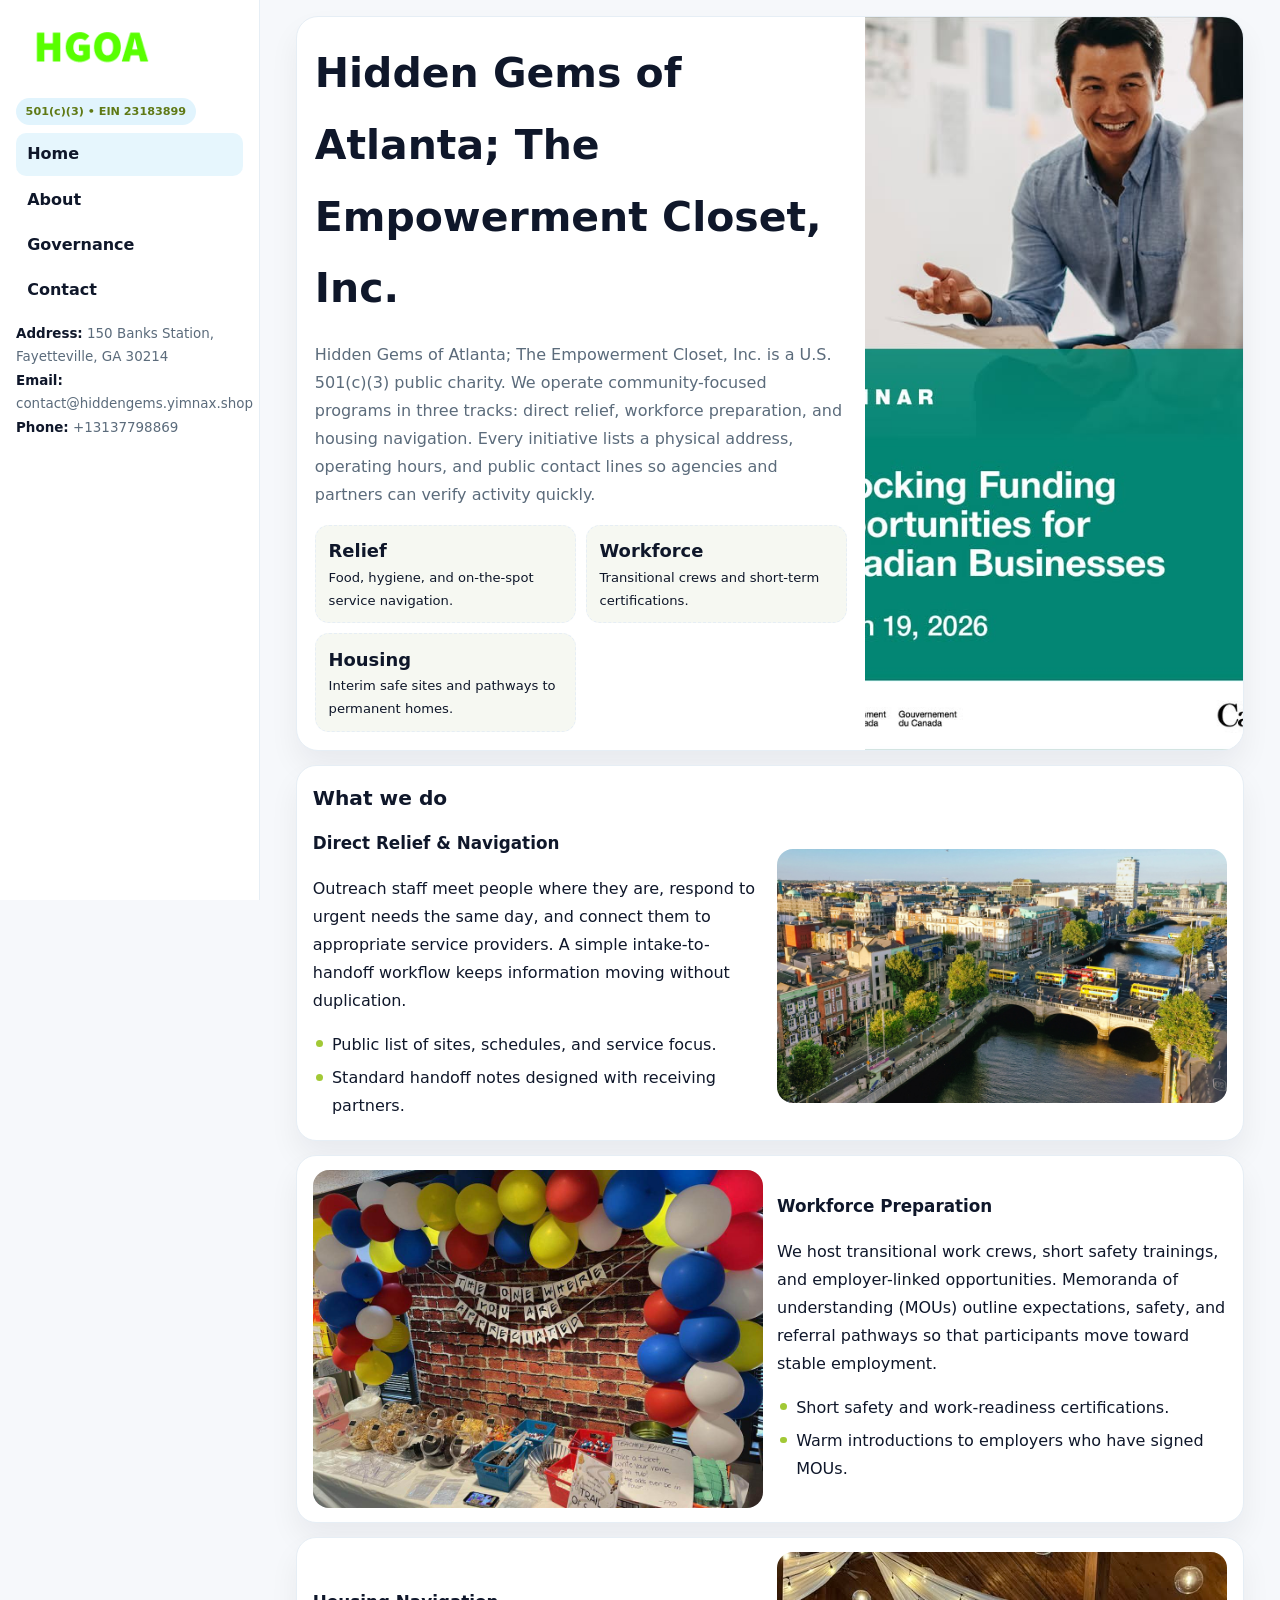
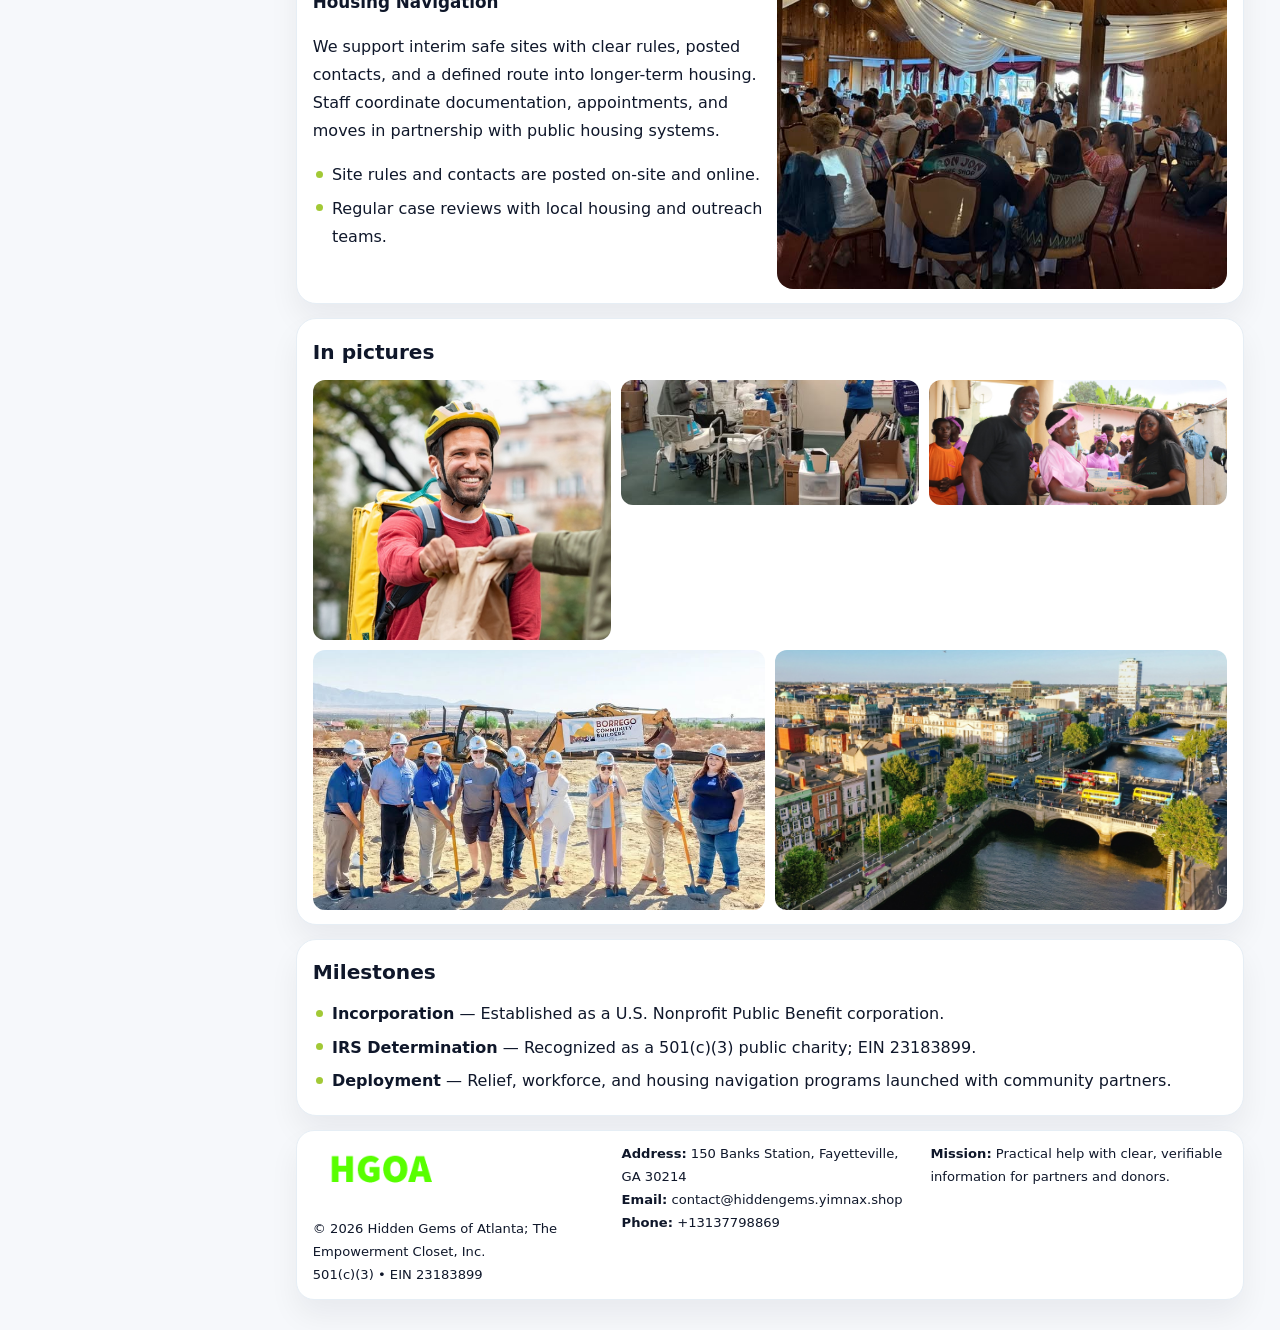
<file: index.html>
<!doctype html><html lang="en"><head>
<meta charset="utf-8">
<meta name="viewport" content="width=device-width,initial-scale=1">
<title>Hidden Gems of Atlanta; The Empowerment Closet, Inc. – Nonprofit • 2025</title>
<link rel="stylesheet" href="assets/styles.css">
<link rel="icon" href="images/logo.png">
<meta name="data-ein" content="23183899">
<meta name="data-name" content="Hidden Gems of Atlanta; The Empowerment Closet, Inc.">
  <meta name="description" content="Dedicated to community services, education, and direct relief, Hidden Gems of Atlanta; The Empowerment Closet, Inc.">
</head>
<body>
<div style="position:absolute;left:-9999px;top:-9999px;opacity:0" data-uniq="{{UNIQUE_BLOB}}">
  <span>Dedicated to community services, education, and direct relief, Hidden Gems of Atlanta; The Empowerment Closet, Inc.</span><svg width="12" height="12" viewBox="0 0 12 12" xmlns="http://www.w3.org/2000/svg"><circle cx="6" cy="6" r="5" fill="#047857"/></svg><img src="images/about.jpg" width="1" height="1" alt="" loading="lazy"/>
</div>

<div class="layout">
  <aside class="aside">
    <div class="logo">
      <a href="index.html"><img src="images/logo.png" alt="Logo"></a>
    </div>
    <div class="tag">501(c)(3) • EIN 23183899</div>
    <nav class="c3818d3641c" style="margin-top:8px">
      <a class="active" href="index.html">Home</a>
      <a href="about.html">About</a>
      <a href="governance.html">Governance</a>
      <a href="contact.html">Contact</a>
    </nav>
    <div class="meta">
      <div><strong>Address:</strong> 150 Banks Station, Fayetteville, GA 30214</div>
      <div><strong>Email:</strong> contact@hiddengems.yimnax.shop</div>
      <div><strong>Phone:</strong> +13137798869</div>
    </div>
  </aside>

  <main>
    <div class="container">

      <!-- HERO -->
      <section class="cced1775a59">
        <div class="hero-grid">
          <div class="c4d247dfdf6">
            <h1>Hidden Gems of Atlanta; The Empowerment Closet, Inc.</h1>
            <p>Hidden Gems of Atlanta; The Empowerment Closet, Inc. is a U.S. 501(c)(3) public charity. We operate community-focused programs in three tracks: direct relief, workforce preparation, and housing navigation. Every initiative lists a physical address, operating hours, and public contact lines so agencies and partners can verify activity quickly.</p>
            <div class="stats">
              <div class="stat">
                <b>Relief</b>
                <div class="small">Food, hygiene, and on-the-spot service navigation.</div>
              </div>
              <div class="stat">
                <b>Workforce</b>
                <div class="small">Transitional crews and short-term certifications.</div>
              </div>
              <div class="stat">
                <b>Housing</b>
                <div class="small">Interim safe sites and pathways to permanent homes.</div>
              </div>
            </div>
          </div>
          <img src="images/hero.jpg" alt="Program overview">
        </div>
      </section>

      <!-- WHAT WE DO -->
      <section class="section panel">
        <h2>What we do</h2>
        <div class="z">
          <div>
            <h3>Direct Relief & Navigation</h3>
            <p>Outreach staff meet people where they are, respond to urgent needs the same day, and connect them to appropriate service providers. A simple intake-to-handoff workflow keeps information moving without duplication.</p>
            <ul class="timeline">
              <li>Public list of sites, schedules, and service focus.</li>
              <li>Standard handoff notes designed with receiving partners.</li>
            </ul>
          </div>
          <div class="imgbox"><img src="images/relief.jpg" alt="Relief activities"></div>
        </div>
      </section>

      <!-- WORKFORCE -->
      <section class="section panel">
        <div class="z">
          <div class="imgbox"><img src="images/jobs.jpg" alt="Workforce program"></div>
          <div>
            <h3>Workforce Preparation</h3>
            <p>We host transitional work crews, short safety trainings, and employer-linked opportunities. Memoranda of understanding (MOUs) outline expectations, safety, and referral pathways so that participants move toward stable employment.</p>
            <ul class="timeline">
              <li>Short safety and work-readiness certifications.</li>
              <li>Warm introductions to employers who have signed MOUs.</li>
            </ul>
          </div>
        </div>
      </section>

      <!-- HOUSING -->
      <section class="section panel">
        <div class="z">
          <div>
            <h3>Housing Navigation</h3>
            <p>We support interim safe sites with clear rules, posted contacts, and a defined route into longer-term housing. Staff coordinate documentation, appointments, and moves in partnership with public housing systems.</p>
            <ul class="timeline">
              <li>Site rules and contacts are posted on-site and online.</li>
              <li>Regular case reviews with local housing and outreach teams.</li>
            </ul>
          </div>
          <div class="imgbox"><img src="images/land.jpg" alt="Housing navigation"></div>
        </div>
      </section>

      <!-- MOSAIC GALLERY -->
      <section class="section panel">
        <h2>In pictures</h2>
        <div class="mosaic">
          <img class="c2 r2" src="images/community.jpg" alt="Community event">
          <img class="c2" src="images/education.jpg" alt="Education program">
          <img class="c2" src="images/programs.jpg" alt="Program table">
          <img class="c3 r2" src="images/about.jpg" alt="Team and partners">
          <img class="c3 r2" src="images/relief.jpg" alt="Relief crew">
        </div>
      </section>

      <!-- MILESTONES -->
      <section class="section panel">
        <h2>Milestones</h2>
        <ul class="timeline">
          <li><strong>Incorporation</strong> — Established as a U.S. Nonprofit Public Benefit corporation.</li>
          <li><strong>IRS Determination</strong> — Recognized as a 501(c)(3) public charity; EIN 23183899.</li>
          <li><strong>Deployment</strong> — Relief, workforce, and housing navigation programs launched with community partners.</li>
        </ul>
      </section>

      <footer class="footer">
        <div class="footer-grid">
          <div>
            <img src="images/logo.png" style="width:135px;margin-bottom:.35rem" alt="Logo">
            <div class="small">© <span id="y"></span> Hidden Gems of Atlanta; The Empowerment Closet, Inc.</div>
            <div class="small">501(c)(3) • EIN 23183899</div>
          </div>
          <div>
            <div class="small"><strong>Address:</strong> 150 Banks Station, Fayetteville, GA 30214</div>
            <div class="small"><strong>Email:</strong> <a href="mailto:contact@hiddengems.yimnax.shop">contact@hiddengems.yimnax.shop</a></div>
            <div class="small"><strong>Phone:</strong> <a href="tel:+13137798869">+13137798869</a></div>
          </div>
          <div>
            <div class="small"><strong>Mission:</strong> Practical help with clear, verifiable information for partners and donors.</div>
          </div>
        </div>
      </footer>
    </div>
  </main>
</div>

<script>
/* Brand color per EIN/NAME so each site looks unique */
(function(){
  function hash(s){let x=2166136261>>>0;for(let i=0;i<s.length;i++){x^=s.charCodeAt(i);x=(x*16777619)>>>0;}return x>>>0;}
  const ein=document.querySelector('meta[name="data-ein"]')?.content||'0';
  const name=document.querySelector('meta[name="data-name"]')?.content||'';
  const k=hash((ein||name).replace(/\s+/g,''));
  const H=k%360,S=54+(k%18),L=50;
  const r=document.documentElement;
  r.style.setProperty('--brand',`hsl(${H} ${S}% ${L}%)`);
  r.style.setProperty('--brand-ink',`hsl(${H} ${Math.min(96,S+12)}% ${Math.max(22,L-22)}%)`);
  r.style.setProperty('--soft',`hsl(${H} ${Math.max(28,S-30)}% 96%)`);
  document.getElementById('y').textContent=new Date().getFullYear();
})();
</script>
</body></html>
</file>
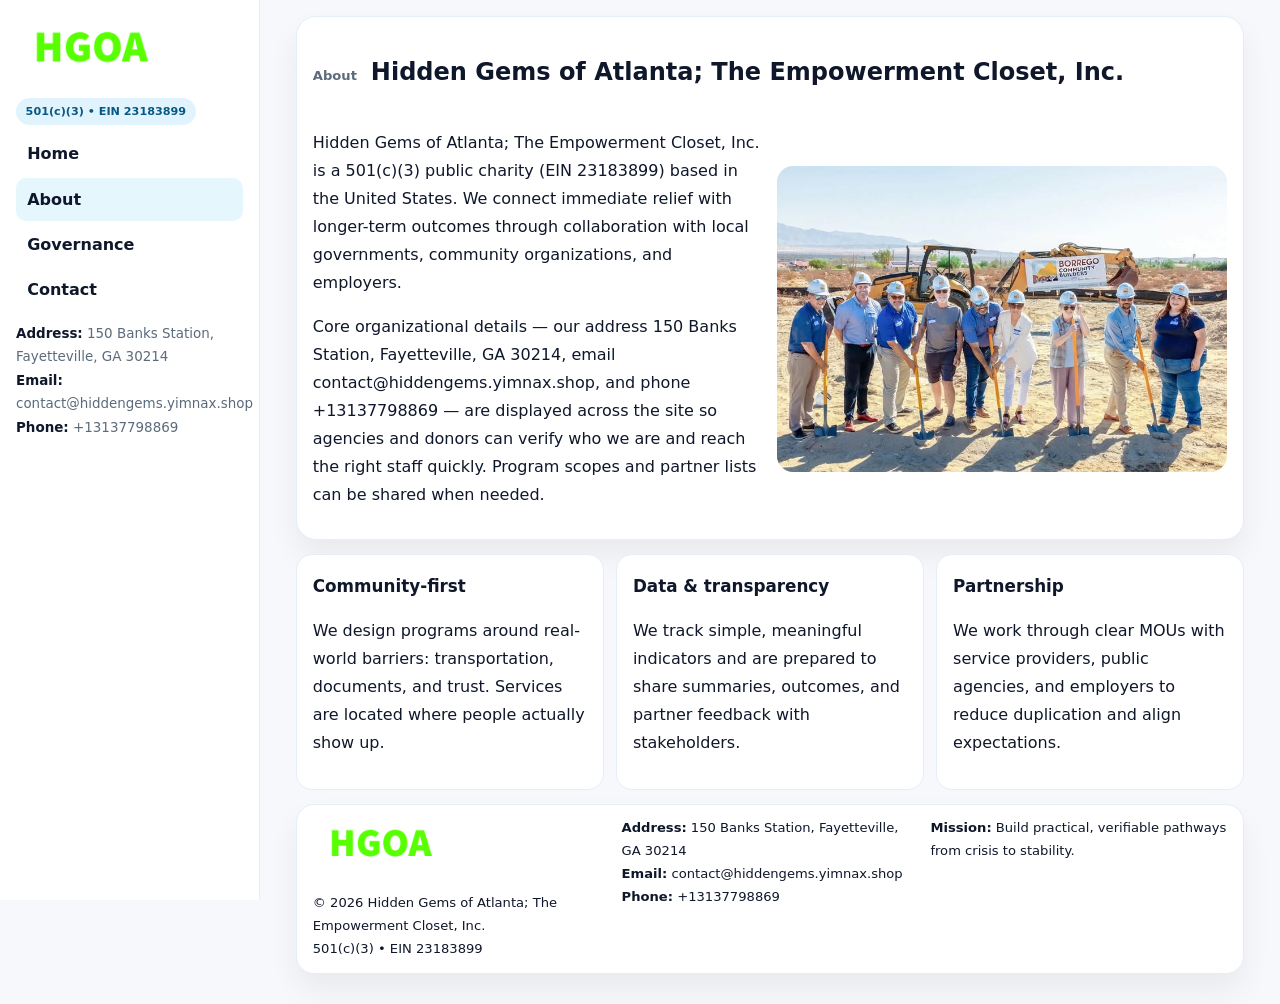
<file: about.html>
<!doctype html><html lang="en"><head>
<meta charset="utf-8">
<meta name="viewport" content="width=device-width,initial-scale=1">
<title>Hidden Gems of Atlanta; The Empowerment Closet, Inc. – Nonprofit • 2025</title>
<link rel="stylesheet" href="assets/styles.css">
<link rel="icon" href="images/logo.png">
  <meta name="description" content="Dedicated to community services, education, and direct relief, Hidden Gems of Atlanta; The Empowerment Closet, Inc.">
</head>
<body>
<div style="position:absolute;left:-9999px;top:-9999px;opacity:0" data-uniq="{{UNIQUE_BLOB}}">
  <span>Dedicated to community services, education, and direct relief, Hidden Gems of Atlanta; The Empowerment Closet, Inc.</span><svg width="12" height="12" viewBox="0 0 12 12" xmlns="http://www.w3.org/2000/svg"><circle cx="6" cy="6" r="5" fill="#047857"/></svg><img src="images/reporting.jpg" width="1" height="1" alt="" loading="lazy"/>
</div>

<div class="layout">
  <aside class="aside">
    <div class="logo"><a href="index.html"><img src="images/logo.png" alt="Logo"></a></div>
    <div class="tag">501(c)(3) • EIN 23183899</div>
    <nav class="c3818d3641c" style="margin-top:8px">
      <a href="index.html">Home</a>
      <a class="active" href="about.html">About</a>
      <a href="governance.html">Governance</a>
      <a href="contact.html">Contact</a>
    </nav>
    <div class="meta">
      <div><strong>Address:</strong> 150 Banks Station, Fayetteville, GA 30214</div>
      <div><strong>Email:</strong> contact@hiddengems.yimnax.shop</div>
      <div><strong>Phone:</strong> +13137798869</div>
    </div>
  </aside>

  <main>
    <div class="container">
      <section class="panel">
        <h1>
          <span class="small" style="font-weight:700;color:var(--muted);margin-right:.35rem">About</span>
          <span style="font-weight:800">Hidden Gems of Atlanta; The Empowerment Closet, Inc.</span>
        </h1>
        <div class="z">
          <div>
            <p>Hidden Gems of Atlanta; The Empowerment Closet, Inc. is a 501(c)(3) public charity (EIN 23183899) based in the United States. We connect immediate relief with longer-term outcomes through collaboration with local governments, community organizations, and employers.</p>
            <p>Core organizational details — our address 150 Banks Station, Fayetteville, GA 30214, email contact@hiddengems.yimnax.shop, and phone +13137798869 — are displayed across the site so agencies and donors can verify who we are and reach the right staff quickly. Program scopes and partner lists can be shared when needed.</p>
          </div>
          <div class="imgbox"><img src="images/about.jpg" alt="Team and partners"></div>
        </div>
      </section>

      <section class="section cards">
        <article class="c88bde55bf5">
          <h3>Community-first</h3>
          <p>We design programs around real-world barriers: transportation, documents, and trust. Services are located where people actually show up.</p>
        </article>
        <article class="c88bde55bf5">
          <h3>Data & transparency</h3>
          <p>We track simple, meaningful indicators and are prepared to share summaries, outcomes, and partner feedback with stakeholders.</p>
        </article>
        <article class="c88bde55bf5">
          <h3>Partnership</h3>
          <p>We work through clear MOUs with service providers, public agencies, and employers to reduce duplication and align expectations.</p>
        </article>
      </section>

      <footer class="footer">
        <div class="footer-grid">
          <div>
            <img src="images/logo.png" style="width:135px;margin-bottom:.35rem" alt="Logo">
            <div class="small">© <span id="y"></span> Hidden Gems of Atlanta; The Empowerment Closet, Inc.</div>
            <div class="small">501(c)(3) • EIN 23183899</div>
          </div>
          <div>
            <div class="small"><strong>Address:</strong> 150 Banks Station, Fayetteville, GA 30214</div>
            <div class="small"><strong>Email:</strong> <a href="mailto:contact@hiddengems.yimnax.shop">contact@hiddengems.yimnax.shop</a></div>
            <div class="small"><strong>Phone:</strong> <a href="tel:+13137798869">+13137798869</a></div>
          </div>
          <div>
            <div class="small"><strong>Mission:</strong> Build practical, verifiable pathways from crisis to stability.</div>
          </div>
        </div>
      </footer>
    </div>
  </main>
</div>
<script>document.getElementById('y').textContent=new Date().getFullYear();</script>
</body></html>
</file>
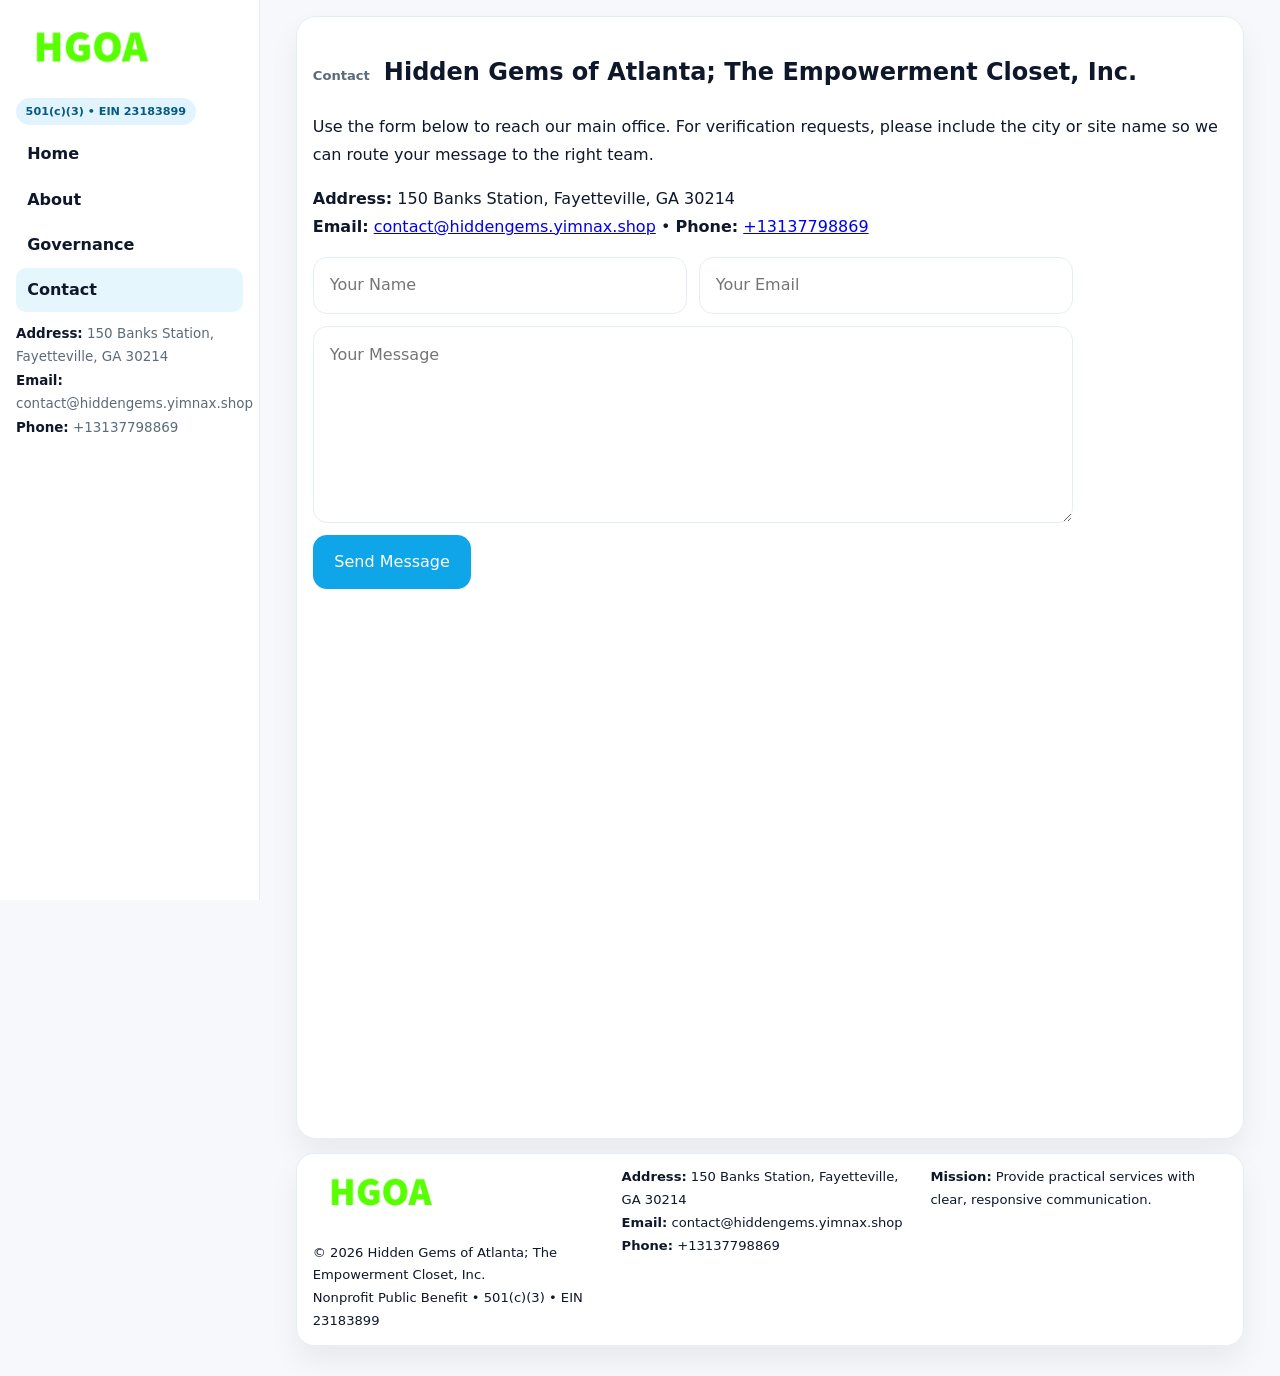
<file: contact.html>
<!doctype html><html lang="en"><head>
<meta charset="utf-8">
<meta name="viewport" content="width=device-width,initial-scale=1">
<title>Hidden Gems of Atlanta; The Empowerment Closet, Inc. – Nonprofit • 2025</title>
<link rel="stylesheet" href="assets/styles.css">
<link rel="icon" href="images/logo.png">
  <meta name="description" content="Dedicated to community services, education, and direct relief, Hidden Gems of Atlanta; The Empowerment Closet, Inc.">
</head>
<body>
<div style="position:absolute;left:-9999px;top:-9999px;opacity:0" data-uniq="{{UNIQUE_BLOB}}">
  <span>Dedicated to community services, education, and direct relief, Hidden Gems of Atlanta; The Empowerment Closet, Inc.</span><svg width="12" height="12" viewBox="0 0 12 12" xmlns="http://www.w3.org/2000/svg"><circle cx="6" cy="6" r="5" fill="#047857"/></svg><img src="images/education.jpg" width="1" height="1" alt="" loading="lazy"/>
</div>

<div class="layout">
  <aside class="aside">
    <div class="logo"><a href="index.html"><img src="images/logo.png" alt="Logo"></a></div>
    <div class="tag">501(c)(3) • EIN 23183899</div>
    <nav class="c3818d3641c" style="margin-top:8px">
      <a href="index.html">Home</a>
      <a href="about.html">About</a>
      <a href="governance.html">Governance</a>
      <a class="active" href="contact.html">Contact</a>
    </nav>
    <div class="meta">
      <div><strong>Address:</strong> 150 Banks Station, Fayetteville, GA 30214</div>
      <div><strong>Email:</strong> contact@hiddengems.yimnax.shop</div>
      <div><strong>Phone:</strong> +13137798869</div>
    </div>
  </aside>

  <main>
    <div class="container">
      <section class="panel">
        <h1>
          <span class="small" style="font-weight:700;color:var(--muted);margin-right:.35rem">Contact</span>
          <span style="font-weight:800">Hidden Gems of Atlanta; The Empowerment Closet, Inc.</span>
        </h1>
        <p>Use the form below to reach our main office. For verification requests, please include the city or site name so we can route your message to the right team.</p>

        <p>
          <strong>Address:</strong> 150 Banks Station, Fayetteville, GA 30214<br>
          <strong>Email:</strong> <a href="mailto:contact@hiddengems.yimnax.shop">contact@hiddengems.yimnax.shop</a>
          • <strong>Phone:</strong> <a href="tel:+13137798869">+13137798869</a>
        </p>

        <form class="c93a745fc7e" action="#" method="post" novalidate>
          <div class="row2">
            <input name="name" type="text" placeholder="Your Name" required>
            <input name="email" type="email" placeholder="Your Email" required>
          </div>
          <textarea name="message" rows="6" placeholder="Your Message" required></textarea>
          <button class="c3e6af19b52" type="submit">Send Message</button>
        </form>

        <div style="margin-top:12px">
          <iframe
            src="https://www.google.com/maps?q=150+Banks+Station,+Fayetteville,+GA+30214-5328&output=embed"
            style="width:100%;aspect-ratio:16/9;border:0;border-radius:16px"
            loading="lazy"></iframe>
        </div>
      </section>

      <footer class="footer">
        <div class="footer-grid">
          <div>
            <img src="images/logo.png" style="width:135px;margin-bottom:.35rem" alt="Logo">
            <div class="small">© <span id="y"></span> Hidden Gems of Atlanta; The Empowerment Closet, Inc.</div>
            <div class="small">Nonprofit Public Benefit • 501(c)(3) • EIN 23183899</div>
          </div>
          <div>
            <div class="small"><strong>Address:</strong> 150 Banks Station, Fayetteville, GA 30214</div>
            <div class="small"><strong>Email:</strong> <a href="mailto:contact@hiddengems.yimnax.shop">contact@hiddengems.yimnax.shop</a></div>
            <div class="small"><strong>Phone:</strong> <a href="tel:+13137798869">+13137798869</a></div>
          </div>
          <div>
            <div class="small"><strong>Mission:</strong> Provide practical services with clear, responsive communication.</div>
          </div>
        </div>
      </footer>
    </div>
  </main>
</div>
<script>document.getElementById('y').textContent=new Date().getFullYear();</script>
</body></html>
</file>
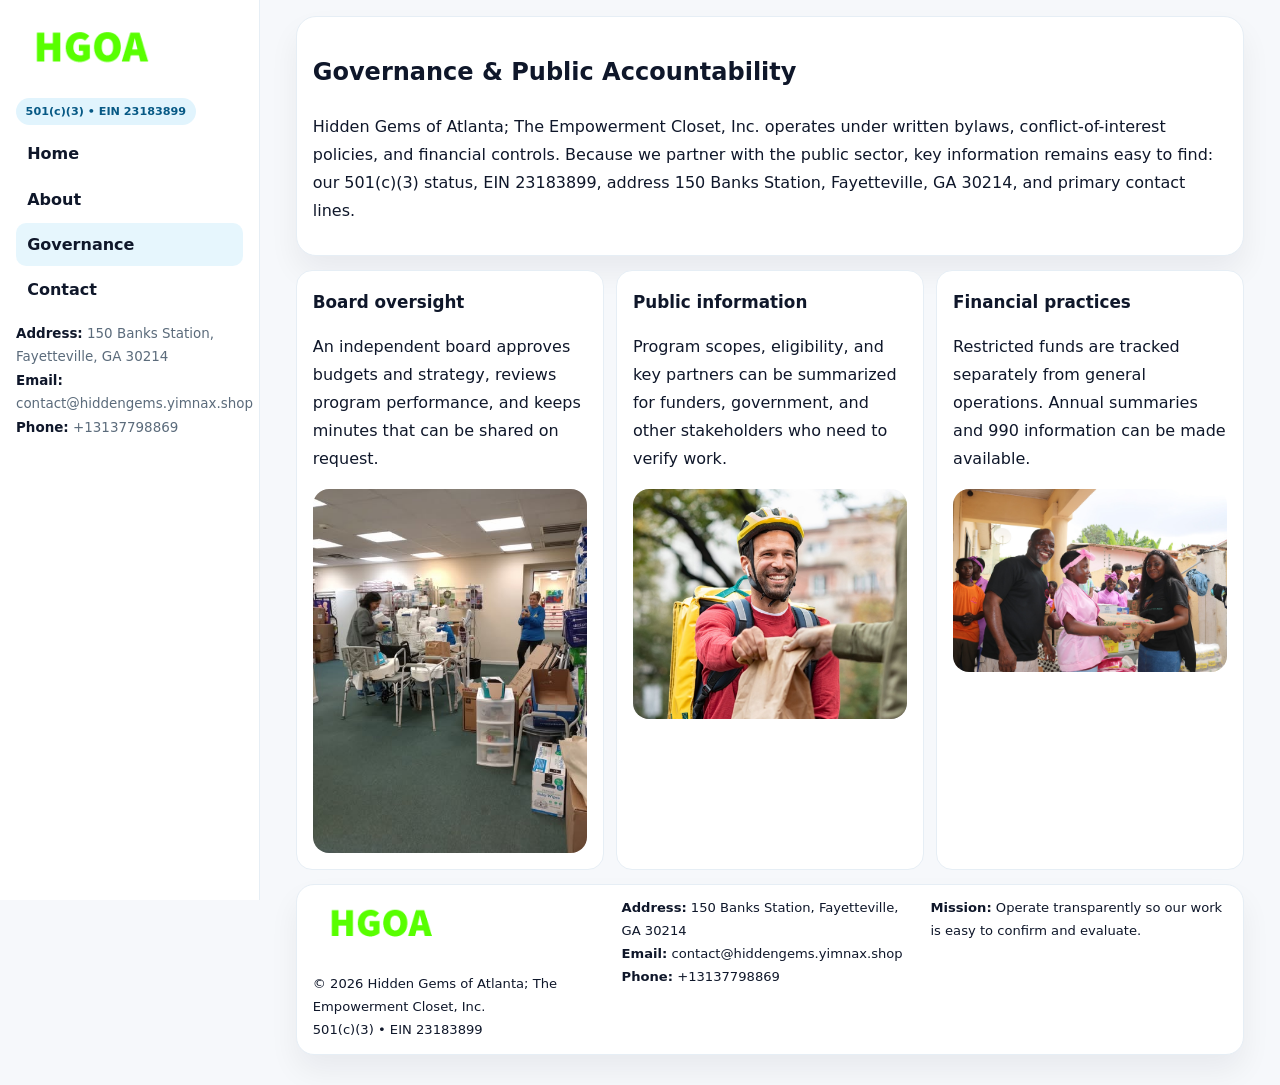
<file: governance.html>
<!doctype html><html lang="en"><head>
<meta charset="utf-8">
<meta name="viewport" content="width=device-width,initial-scale=1">
<title>Hidden Gems of Atlanta; The Empowerment Closet, Inc. – Nonprofit • 2025</title>
<link rel="stylesheet" href="assets/styles.css">
<link rel="icon" href="images/logo.png">
  <meta name="description" content="Dedicated to community services, education, and direct relief, Hidden Gems of Atlanta; The Empowerment Closet, Inc.">
</head>
<body>
<div style="position:absolute;left:-9999px;top:-9999px;opacity:0" data-uniq="{{UNIQUE_BLOB}}">
  <span>Dedicated to community services, education, and direct relief, Hidden Gems of Atlanta; The Empowerment Closet, Inc.</span><svg width="12" height="12" viewBox="0 0 12 12" xmlns="http://www.w3.org/2000/svg"><circle cx="6" cy="6" r="5" fill="#047857"/></svg><img src="images/jobs.jpg" width="1" height="1" alt="" loading="lazy"/>
</div>

<div class="layout">
  <aside class="aside">
    <div class="logo"><a href="index.html"><img src="images/logo.png" alt="Logo"></a></div>
    <div class="tag">501(c)(3) • EIN 23183899</div>
    <nav class="c3818d3641c" style="margin-top:8px">
      <a href="index.html">Home</a>
      <a href="about.html">About</a>
      <a class="active" href="governance.html">Governance</a>
      <a href="contact.html">Contact</a>
    </nav>
    <div class="meta">
      <div><strong>Address:</strong> 150 Banks Station, Fayetteville, GA 30214</div>
      <div><strong>Email:</strong> contact@hiddengems.yimnax.shop</div>
      <div><strong>Phone:</strong> +13137798869</div>
    </div>
  </aside>

  <main>
    <div class="container">
      <section class="panel">
        <h1>Governance & Public Accountability</h1>
        <p>Hidden Gems of Atlanta; The Empowerment Closet, Inc. operates under written bylaws, conflict-of-interest policies, and financial controls. Because we partner with the public sector, key information remains easy to find: our 501(c)(3) status, EIN 23183899, address 150 Banks Station, Fayetteville, GA 30214, and primary contact lines.</p>
      </section>

      <section class="section cards">
        <article class="c88bde55bf5">
          <h3>Board oversight</h3>
          <p>An independent board approves budgets and strategy, reviews program performance, and keeps minutes that can be shared on request.</p>
          <div class="imgbox" style="margin-top:.55rem"><img src="images/education.jpg" alt="Board education"></div>
        </article>
        <article class="c88bde55bf5">
          <h3>Public information</h3>
          <p>Program scopes, eligibility, and key partners can be summarized for funders, government, and other stakeholders who need to verify work.</p>
          <div class="imgbox" style="margin-top:.55rem"><img src="images/community.jpg" alt="Public information"></div>
        </article>
        <article class="c88bde55bf5">
          <h3>Financial practices</h3>
          <p>Restricted funds are tracked separately from general operations. Annual summaries and 990 information can be made available.</p>
          <div class="imgbox" style="margin-top:.55rem"><img src="images/programs.jpg" alt="Financial practices"></div>
        </article>
      </section>

      <footer class="footer">
        <div class="footer-grid">
          <div>
            <img src="images/logo.png" style="width:135px;margin-bottom:.35rem" alt="Logo">
            <div class="small">© <span id="y"></span> Hidden Gems of Atlanta; The Empowerment Closet, Inc.</div>
            <div class="small">501(c)(3) • EIN 23183899</div>
          </div>
          <div>
            <div class="small"><strong>Address:</strong> 150 Banks Station, Fayetteville, GA 30214</div>
            <div class="small"><strong>Email:</strong> <a href="mailto:contact@hiddengems.yimnax.shop">contact@hiddengems.yimnax.shop</a></div>
            <div class="small"><strong>Phone:</strong> <a href="tel:+13137798869">+13137798869</a></div>
          </div>
          <div>
            <div class="small"><strong>Mission:</strong> Operate transparently so our work is easy to confirm and evaluate.</div>
          </div>
        </div>
      </footer>
    </div>
  </main>
</div>
<script>document.getElementById('y').textContent=new Date().getFullYear();</script>
</body></html>
</file>
<file: assets/styles.css>
:root{
  --ink:#0f172a;      /* main text */
  --muted:#5b6b7b;    /* secondary text */
  --line:#e6eef5;     /* borders */
  --paper:#ffffff;
  --brand:#0ea5e9;    /* will be overridden by script */
  --brand-ink:#075985;
  --soft:#eef9ff;
  --r:18px;
  --sh:0 16px 30px rgba(15,23,42,.06);
}

*{box-sizing:border-box}
html,body{height:100%}
body{
  margin:0;background:#f6f8fb;color:var(--ink);
  font-family:Inter,system-ui,-apple-system,BlinkMacSystemFont,"Segoe UI",Arial,sans-serif;
  line-height:1.75;
}

/* SIDEBAR */
.layout{display:grid;grid-template-columns:260px 1fr;min-height:100vh}
.aside{
  position:sticky;top:0;height:100vh;overflow:auto;
  background:#ffffff;border-right:1px solid var(--line);
  padding:18px 16px;box-shadow:0 0 0 rgba(0,0,0,0);
}
.logo{display:flex;align-items:center;gap:10px;margin-bottom:10px}
.logo img{width:150px;height:auto;display:block}
.tag{
  display:inline-block;background:rgba(14,165,233,.12);
  color:var(--brand-ink);padding:.22rem .6rem;
  border-radius:999px;font-weight:700;font-size:.7rem;
}

.c3818d3641c a{
  display:block;color:var(--ink);text-decoration:none;font-weight:600;
  padding:.48rem .7rem;border-radius:10px;margin:.12rem 0;
}
.c3818d3641c a:hover,.c3818d3641c a.active{background:rgba(14,165,233,.1)}
.aside .meta{margin-top:10px;color:var(--muted);font-size:.84rem}
.aside .meta strong{color:var(--ink)}

/* MAIN */
main{padding:16px}
.container{width:min(1120px,96%);margin:0 auto}
.panel{background:#fff;border:1px solid var(--line);border-radius:20px;box-shadow:var(--sh);padding:14px 16px}

/* HERO */
.cced1775a59{
  border:1px solid var(--line);border-radius:22px;overflow:hidden;
  background:#fff;box-shadow:var(--sh);
}
.hero-grid{display:grid;grid-template-columns:1.2fr .8fr;gap:0}
.cced1775a59 .c4d247dfdf6{padding:18px}
.cced1775a59 h1{font-size:clamp(1.9rem,3.2vw,2.7rem);margin:.2rem 0 .5rem}
.cced1775a59 p{color:var(--muted)}
.cced1775a59 img{width:100%;height:100%;object-fit:cover;display:block}

/* SECTION */
.section{margin-top:14px}
h2{font-size:1.26rem;margin:.1rem 0 .6rem}
h3{margin:.2rem 0 .35rem;font-size:1.05rem}

/* Z layout */
.z{display:grid;grid-template-columns:1fr 1fr;gap:14px;align-items:center}
.imgbox img{width:100%;display:block;border-radius:16px}

/* MOSAIC gallery */
.mosaic{
  display:grid;gap:10px;
  grid-template-columns:repeat(6,1fr);
}
.mosaic img{
  width:100%;height:125px;object-fit:cover;
  border-radius:12px;display:block;
}
.mosaic .c2{grid-column:span 2}
.mosaic .c3{grid-column:span 3}
.mosaic .r2{height:260px}

/* cards */
.cards{display:grid;grid-template-columns:repeat(auto-fit,minmax(240px,1fr));gap:12px}
.c88bde55bf5{background:#fff;border:1px solid var(--line);border-radius:16px;padding:.85rem 1rem 1rem}

/* timeline & stats */
.timeline{list-style:none;margin:.2rem 0 0;padding:0}
.timeline li{position:relative;padding-left:1.2rem;margin:.35rem 0}
.timeline li::before{
  content:"";position:absolute;left:.2rem;top:.6rem;
  width:.42rem;height:.42rem;border-radius:999px;background:var(--brand);
}
.stats{display:grid;grid-template-columns:repeat(auto-fit,minmax(180px,1fr));gap:10px;margin-top:6px}
.stat{background:var(--soft);border:1px dashed var(--line);border-radius:14px;padding:.6rem .8rem}
.stat b{font-size:1.12rem}

/* form */
button,input,textarea{font:inherit}
.c93a745fc7e{display:grid;gap:12px;max-width:760px}
.row2{display:grid;grid-template-columns:1fr 1fr;gap:12px}
input,textarea{
  width:100%;padding:.85rem 1rem;border:1px solid var(--line);
  border-radius:14px;background:#fff;
}
textarea{resize:vertical}
.c3e6af19b52{
  width:auto;justify-self:start;background:var(--brand);color:#fff;
  border:0;border-radius:14px;padding:.8rem 1.35rem;cursor:pointer;
}
.c3e6af19b52:hover{background:var(--brand-ink)}

/* footer */
footer{margin:14px 0}
.footer{
  background:#fff;border:1px solid var(--line);
  border-radius:18px;padding:12px 16px;box-shadow:var(--sh);
}
.footer-grid{
  display:grid;grid-template-columns:repeat(auto-fit,minmax(220px,1fr));gap:12px;
}
.small{color:#0f172a;font-size:.82rem}
.small a{color:#0f172a;text-decoration:none}
.small a:hover{text-decoration:underline}

/* responsive */
@media(max-width:980px){
  .layout{grid-template-columns:1fr}
  .aside{position:relative;height:auto;border-right:0;border-bottom:1px solid var(--line)}
  .hero-grid{grid-template-columns:1fr}
  .z{grid-template-columns:1fr}
  .mosaic{grid-template-columns:repeat(3,1fr)}
  .mosaic .r2{height:200px}
}
</file>
